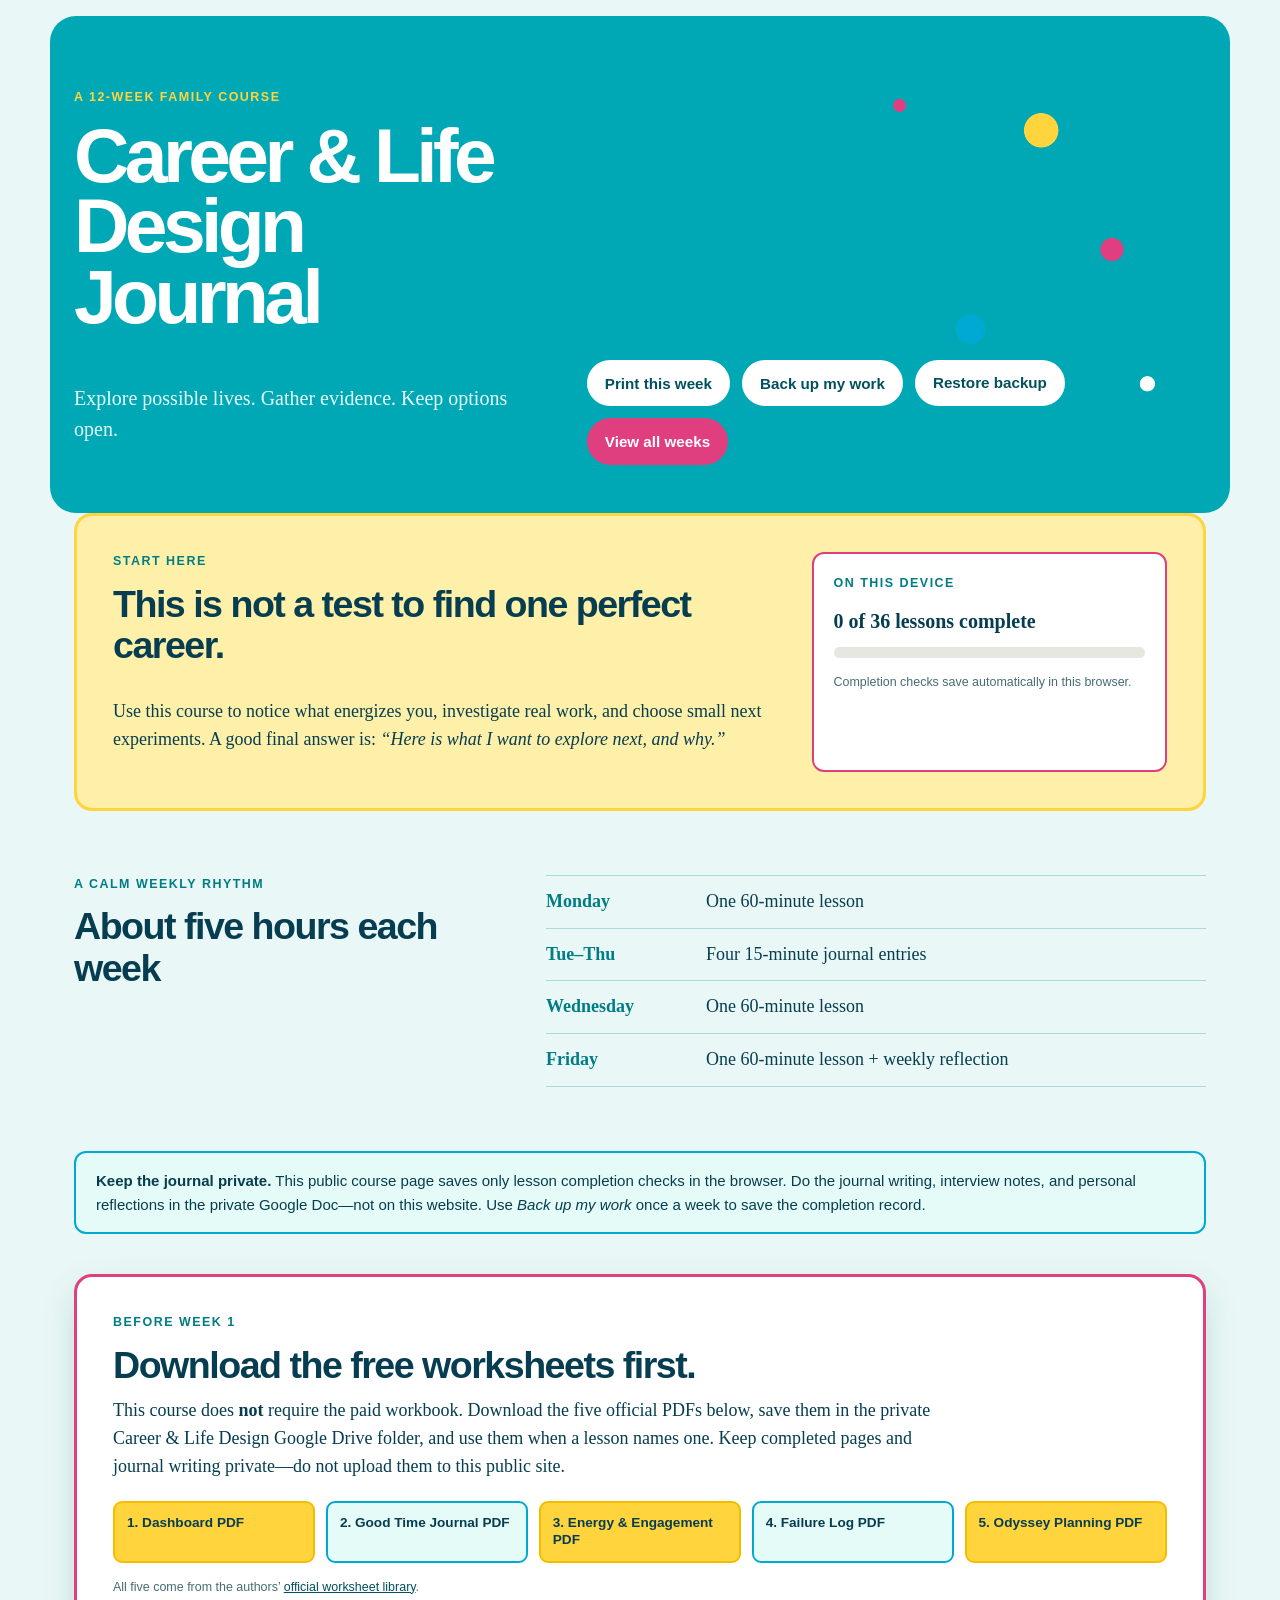
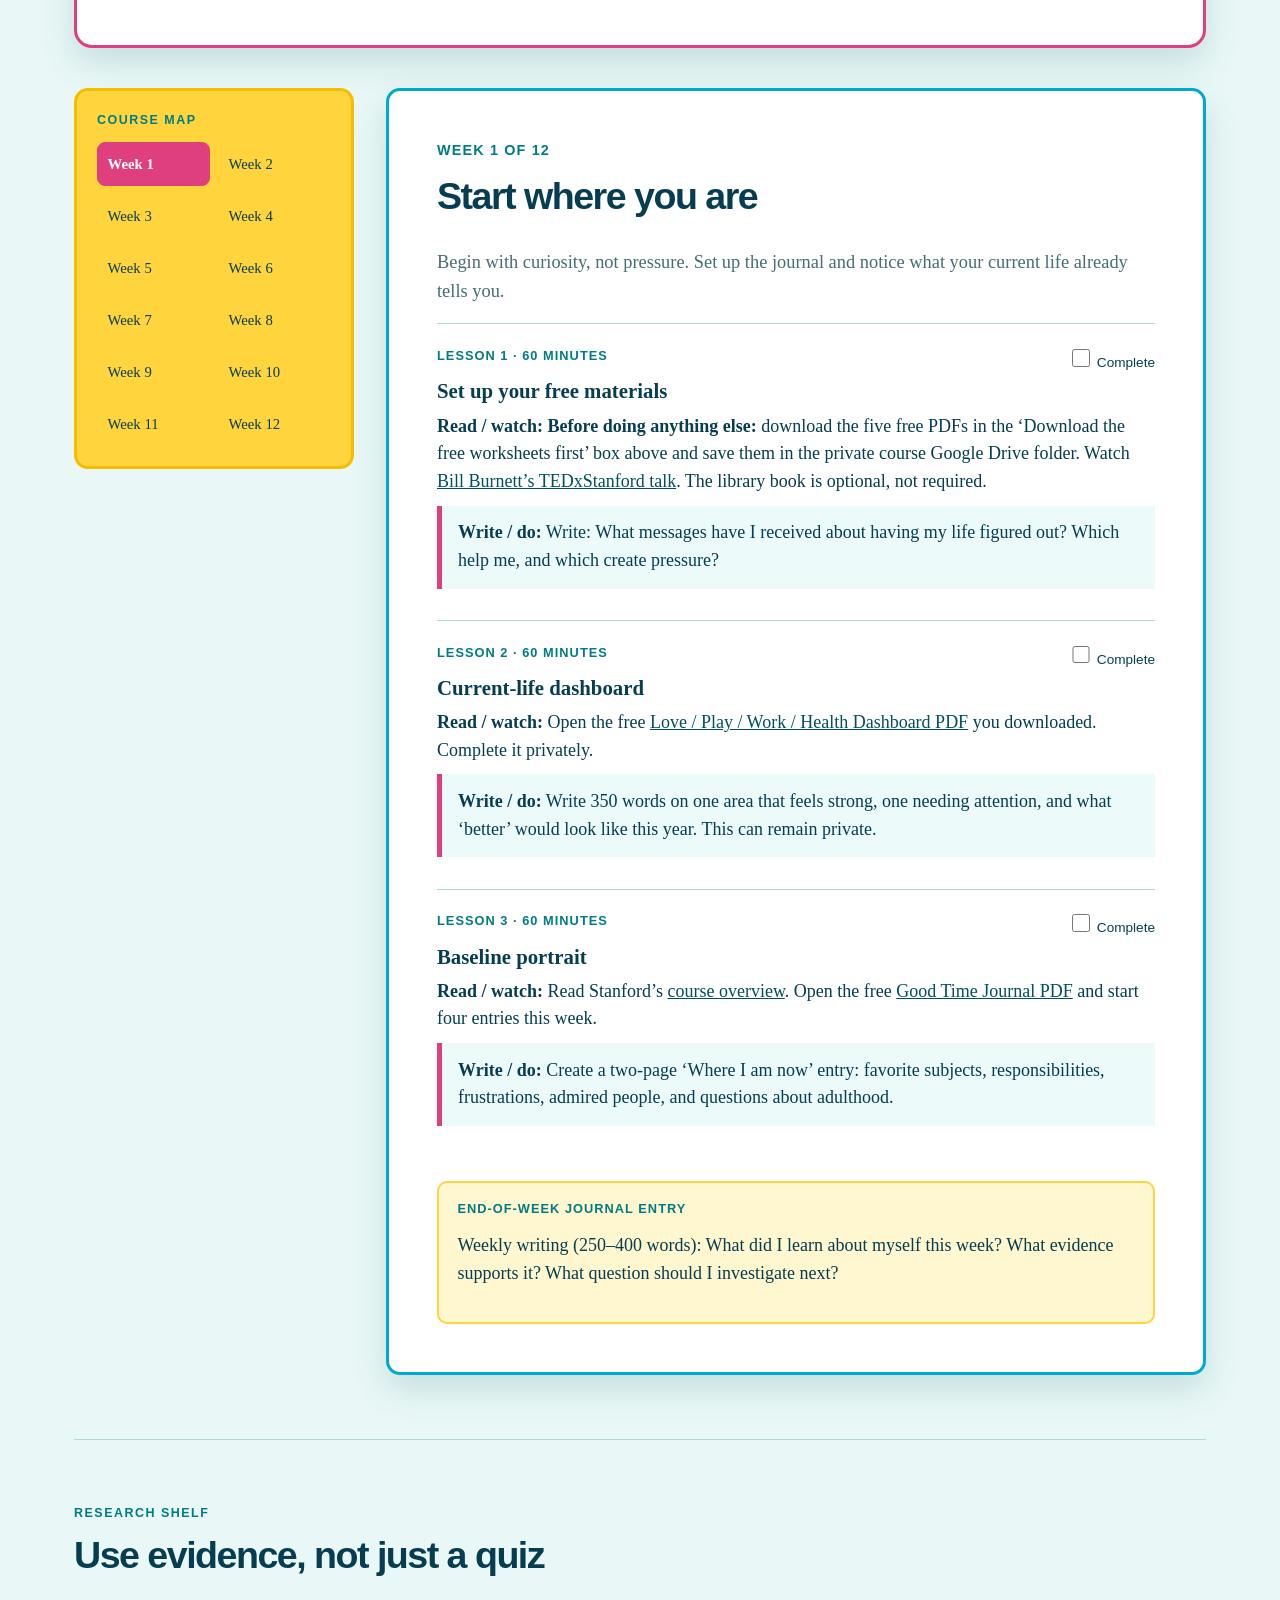
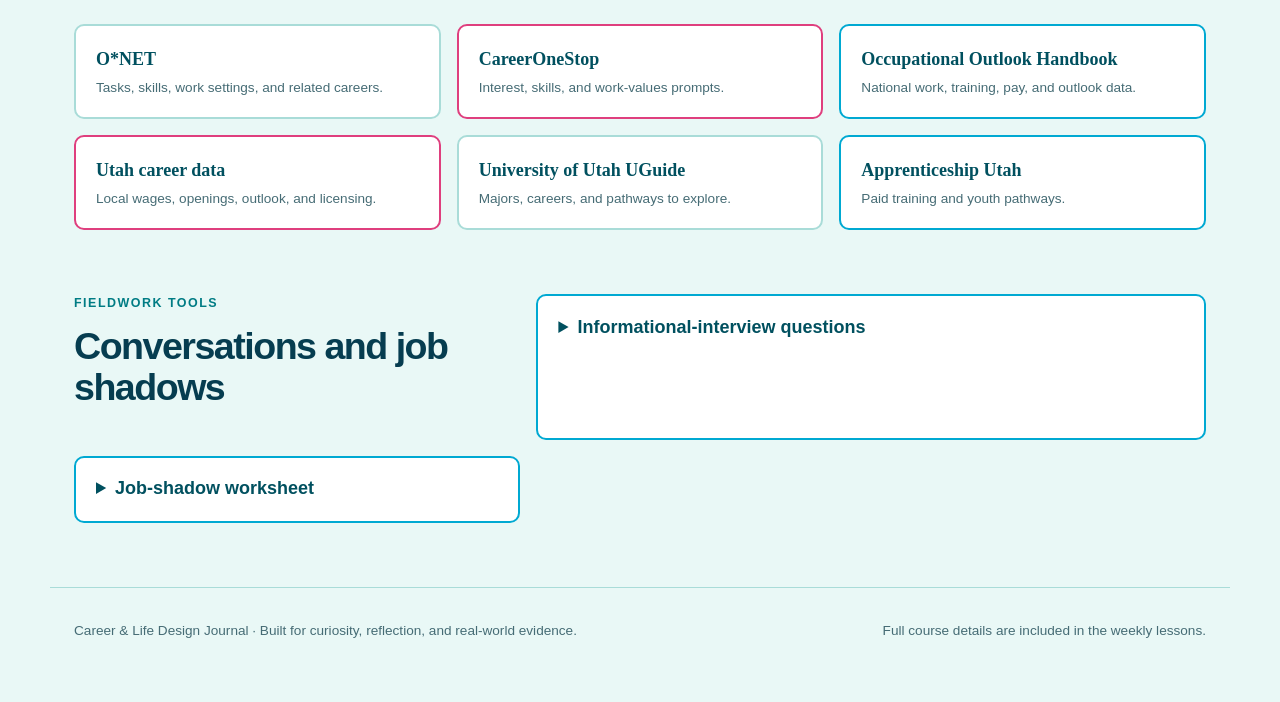
<file: index.html>
<!doctype html>
<html lang="en">
  <head>
    <meta charset="utf-8" />
    <meta name="viewport" content="width=device-width, initial-scale=1" />
    <meta name="description" content="A twelve-week Career and Life Design course hub." />
    <title>Career &amp; Life Design Journal</title>
    <link rel="stylesheet" href="styles.css" />
  </head>
  <body>
    <a class="skip-link" href="#week-content">Skip to this week's lessons</a>
    <header class="site-header">
      <div>
        <p class="eyebrow">A 12-week family course</p>
        <h1>Career &amp; Life<br />Design Journal</h1>
        <p class="intro">Explore possible lives. Gather evidence. Keep options open.</p>
      </div>
      <div class="header-tools" aria-label="Course tools">
        <button id="print-page" class="button button-quiet" type="button">Print this week</button>
        <button id="download-backup" class="button button-quiet" type="button">Back up my work</button>
        <label class="button button-quiet restore-button">Restore backup<input id="restore-backup" type="file" accept="application/json,.json" /></label>
        <a class="button button-primary" href="#course-map">View all weeks</a>
      </div>
    </header>

    <main>
      <section class="start-panel" aria-labelledby="start-title">
        <div>
          <p class="eyebrow">Start here</p>
          <h2 id="start-title">This is not a test to find one perfect career.</h2>
          <p>Use this course to notice what energizes you, investigate real work, and choose small next experiments. A good final answer is: <em>“Here is what I want to explore next, and why.”</em></p>
        </div>
        <aside class="progress-card" aria-label="Local course progress">
          <p class="eyebrow">On this device</p>
          <p class="progress-number"><span id="progress-count">0</span> of 36 lessons complete</p>
          <div class="progress-track" aria-hidden="true"><span id="progress-bar"></span></div>
          <p id="save-status" class="fine-print" aria-live="polite">Completion checks save automatically in this browser.</p>
        </aside>
      </section>

      <section class="weekly-rhythm" aria-labelledby="rhythm-title">
        <div>
          <p class="eyebrow">A calm weekly rhythm</p>
          <h2 id="rhythm-title">About five hours each week</h2>
        </div>
        <ol>
          <li><strong>Monday</strong><span>One 60-minute lesson</span></li>
          <li><strong>Tue–Thu</strong><span>Four 15-minute journal entries</span></li>
          <li><strong>Wednesday</strong><span>One 60-minute lesson</span></li>
          <li><strong>Friday</strong><span>One 60-minute lesson + weekly reflection</span></li>
        </ol>
      </section>

      <section class="saving-note" aria-label="Privacy and saved progress">
        <strong>Keep the journal private.</strong> This public course page saves only lesson completion checks in the browser. Do the journal writing, interview notes, and personal reflections in the private Google Doc—not on this website. Use <em>Back up my work</em> once a week to save the completion record.
      </section>

      <section class="worksheet-download" aria-labelledby="worksheets-title">
        <p class="eyebrow">Before Week 1</p>
        <h2 id="worksheets-title">Download the free worksheets first.</h2>
        <p>This course does <strong>not</strong> require the paid workbook. Download the five official PDFs below, save them in the private Career &amp; Life Design Google Drive folder, and use them when a lesson names one. Keep completed pages and journal writing private—do not upload them to this public site.</p>
        <div class="worksheet-links">
          <a href="https://designingyour.life/wp-content/uploads/2023/11/DYL-Love-Play-Work-Health-Dashboard-Worksheet-v21.pdf" target="_blank" rel="noreferrer">1. Dashboard PDF</a>
          <a href="https://designingyour.life/wp-content/uploads/2023/11/DYL-Good-Time-Journal-Activity-Log-v21.pdf" target="_blank" rel="noreferrer">2. Good Time Journal PDF</a>
          <a href="https://designingyour.life/wp-content/uploads/2023/11/DYL-Energy-Engagement-Worksheet-v21.pdf" target="_blank" rel="noreferrer">3. Energy &amp; Engagement PDF</a>
          <a href="https://designingyour.life/wp-content/uploads/2023/11/DYL-Failure-Log-Worksheet-v21.pdf" target="_blank" rel="noreferrer">4. Failure Log PDF</a>
          <a href="https://designingyour.life/wp-content/uploads/2023/11/DYL-Odyssey-Planning-Worksheet-v21.pdf" target="_blank" rel="noreferrer">5. Odyssey Planning PDF</a>
        </div>
        <p class="fine-print">All five come from the authors’ <a href="https://designingyour.life/worksheets-and-discussion-questions/" target="_blank" rel="noreferrer">official worksheet library</a>.</p>
      </section>

      <section class="course-layout" aria-label="Course lessons">
        <nav id="course-map" class="week-nav" aria-label="Course weeks">
          <p class="eyebrow">Course map</p>
          <div id="week-buttons" class="week-buttons"></div>
        </nav>
        <article id="week-content" class="week-content" tabindex="-1" aria-live="polite"></article>
      </section>

      <section class="resource-grid" aria-labelledby="resources-title">
        <div class="resource-heading">
          <p class="eyebrow">Research shelf</p>
          <h2 id="resources-title">Use evidence, not just a quiz</h2>
        </div>
        <a href="https://www.onetonline.org/" target="_blank" rel="noreferrer"><strong>O*NET</strong><span>Tasks, skills, work settings, and related careers.</span></a>
        <a href="https://www.careeronestop.org/ExploreCareers/Assessments/self-assessments.aspx" target="_blank" rel="noreferrer"><strong>CareerOneStop</strong><span>Interest, skills, and work-values prompts.</span></a>
        <a href="https://www.bls.gov/ooh/" target="_blank" rel="noreferrer"><strong>Occupational Outlook Handbook</strong><span>National work, training, pay, and outlook data.</span></a>
        <a href="https://jobs.utah.gov/wi/data/career/index.html" target="_blank" rel="noreferrer"><strong>Utah career data</strong><span>Local wages, openings, outlook, and licensing.</span></a>
        <a href="https://uguide.utah.edu/" target="_blank" rel="noreferrer"><strong>University of Utah UGuide</strong><span>Majors, careers, and pathways to explore.</span></a>
        <a href="https://apprenticeship.utah.gov/future-apprentices/" target="_blank" rel="noreferrer"><strong>Apprenticeship Utah</strong><span>Paid training and youth pathways.</span></a>
      </section>

      <section class="template-grid" aria-labelledby="templates-title">
        <div>
          <p class="eyebrow">Fieldwork tools</p>
          <h2 id="templates-title">Conversations and job shadows</h2>
        </div>
        <details>
          <summary>Informational-interview questions</summary>
          <ol>
            <li>What does a typical day or week actually look like?</li>
            <li>What parts of the work are most satisfying? Most difficult?</li>
            <li>Which skills matter most that outsiders may not see?</li>
            <li>What are the setting and schedule really like?</li>
            <li>How did you enter this work, and what other routes are possible?</li>
            <li>What training, licenses, or experience matter in Utah?</li>
            <li>What would you want a high-school student to understand first?</li>
            <li>What should I explore next for another perspective?</li>
          </ol>
          <p><a href="https://career.berkeley.edu/start-exploring/informational-interviews/" target="_blank" rel="noreferrer">Read the preparation guide from UC Berkeley.</a></p>
        </details>
        <details>
          <summary>Job-shadow worksheet</summary>
          <div class="worksheet">
            <p><strong>Before:</strong> What do I want to learn? What two assumptions am I testing? What privacy, safety, dress, and phone rules apply?</p>
            <p><strong>During:</strong> Notice typical tasks and tools; people and collaboration; pace, setting, and movement; skills in action; surprises; and questions. Do not record private client, patient, student, or customer information.</p>
            <p><strong>After (500–700 words):</strong> What did I observe? Which assumptions were confirmed, challenged, or unanswered? What could I enjoy, tolerate, or avoid in this work? What is my next experiment?</p>
            <p><strong>Finish:</strong> Send a thank-you note within two days.</p>
          </div>
        </details>
      </section>
    </main>

    <footer>
      <p>Career &amp; Life Design Journal · Built for curiosity, reflection, and real-world evidence.</p>
      <p>Full course details are included in the weekly lessons.</p>
    </footer>
    <script src="script.js?v=free-worksheets-20260918"></script>
  </body>
</html>
</file>
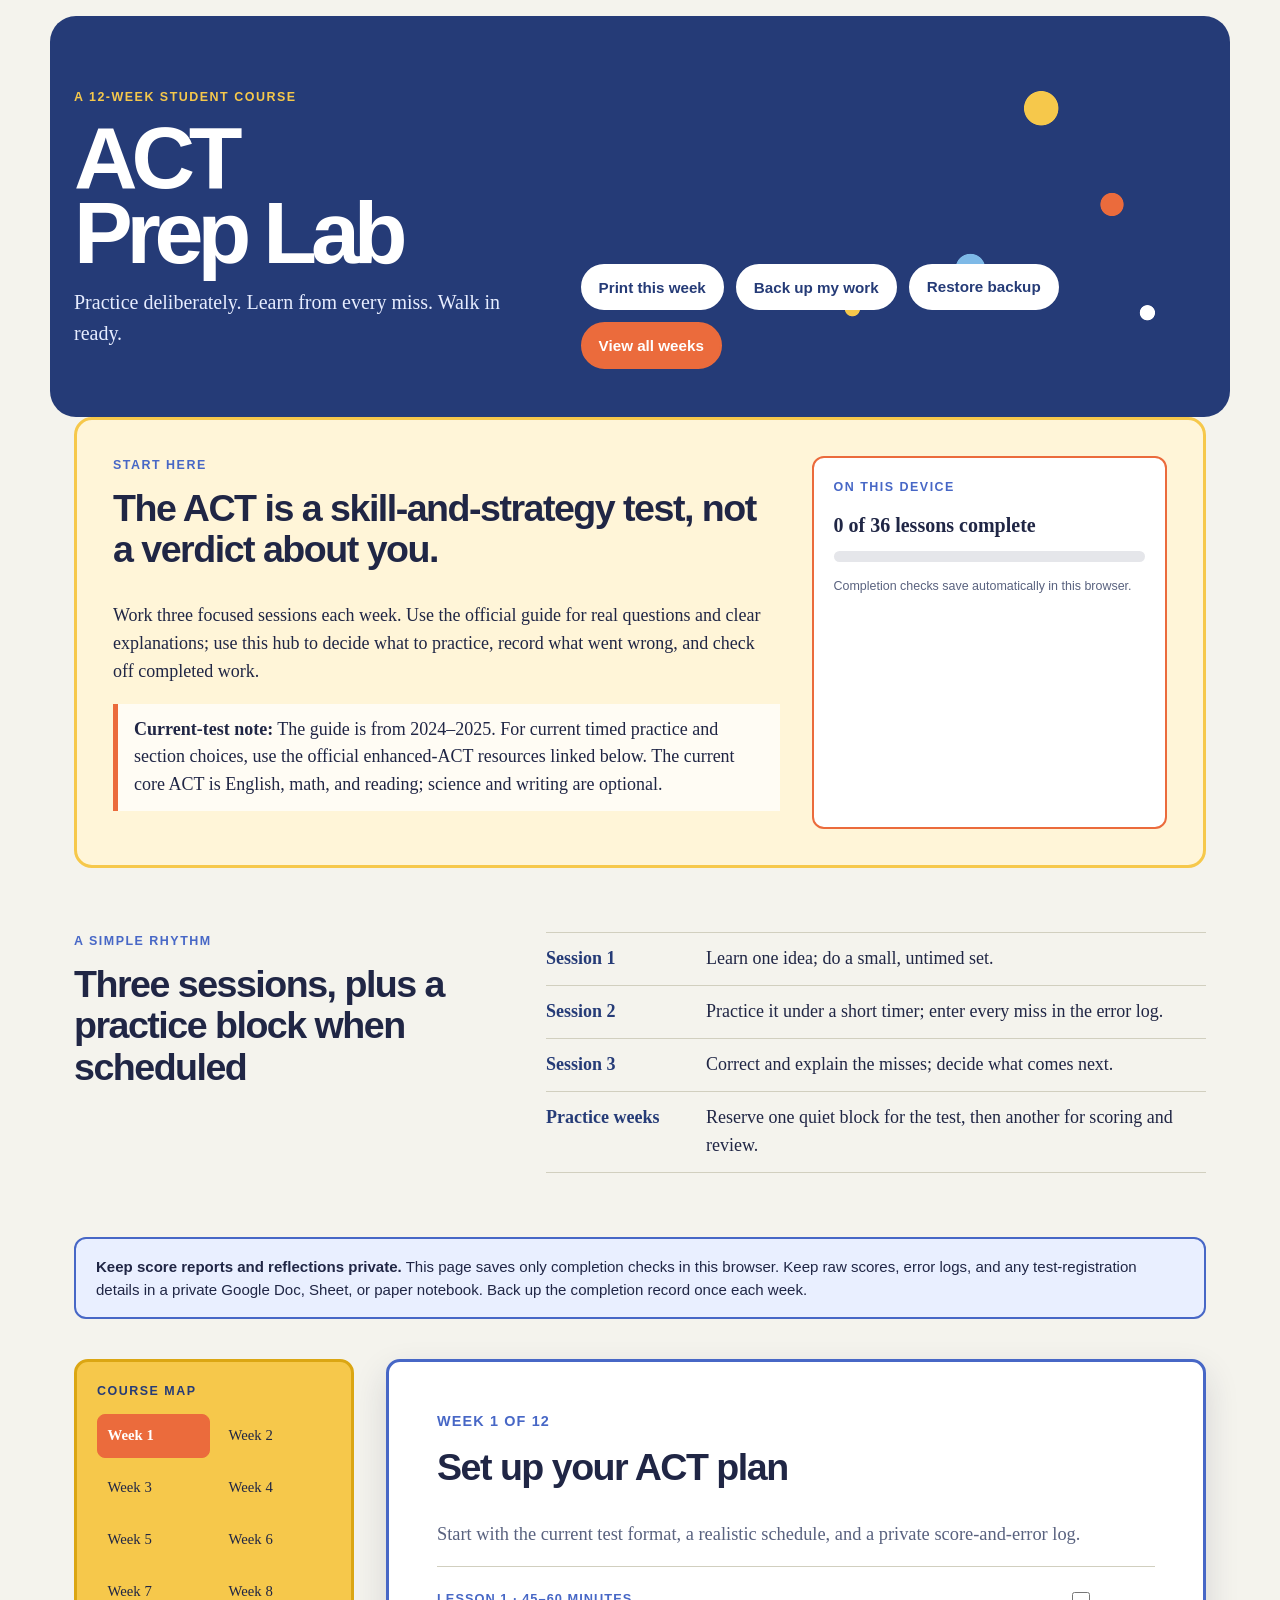
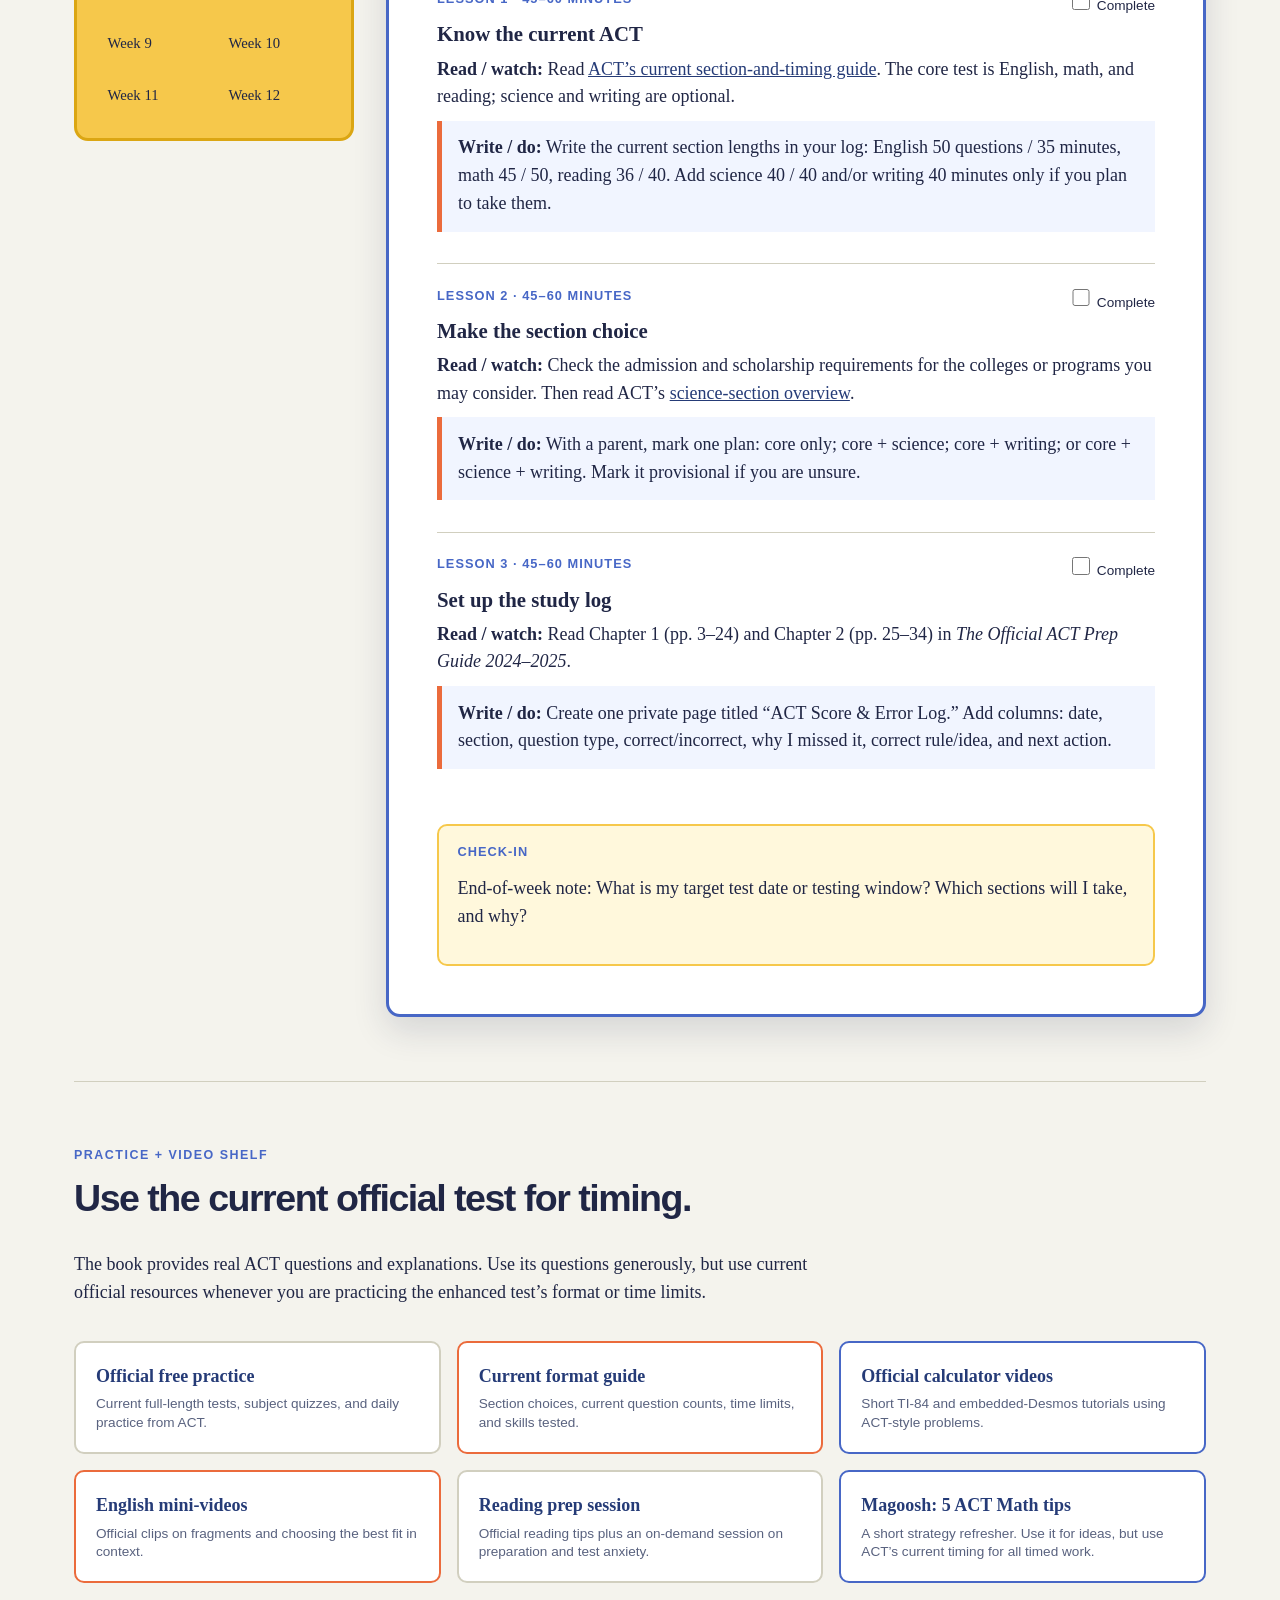
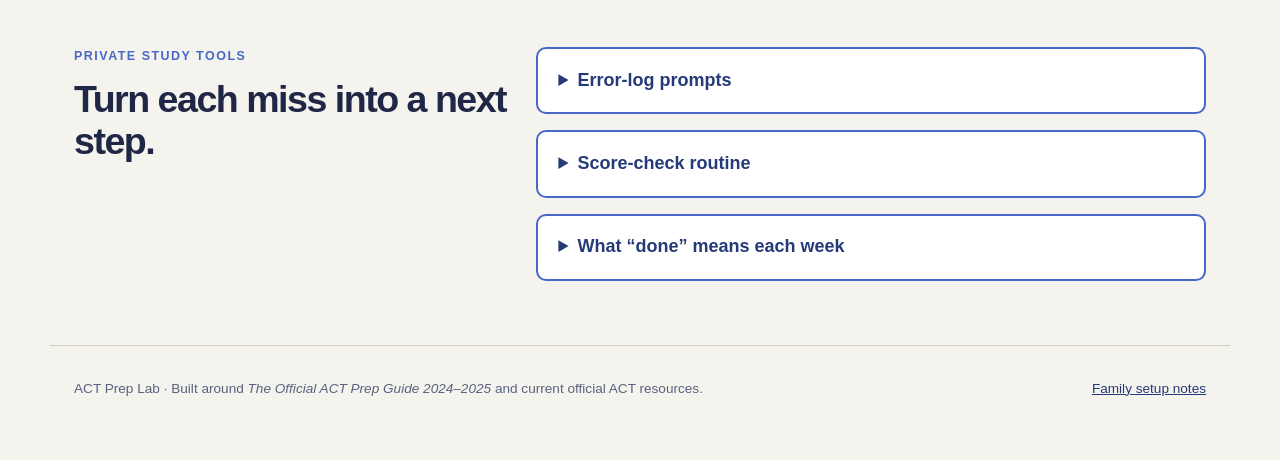
<file: act-prep/index.html>
<!doctype html>
<html lang="en">
  <head>
    <meta charset="utf-8" />
    <meta name="viewport" content="width=device-width, initial-scale=1" />
    <meta name="description" content="A twelve-week ACT preparation course based on The Official ACT Prep Guide 2024–2025." />
    <title>ACT Prep Lab</title>
    <link rel="stylesheet" href="styles.css" />
  </head>
  <body>
    <a class="skip-link" href="#week-content">Skip to this week’s lessons</a>
    <header class="site-header">
      <div>
        <p class="eyebrow">A 12-week student course</p>
        <h1>ACT<br />Prep Lab</h1>
        <p class="intro">Practice deliberately. Learn from every miss. Walk in ready.</p>
      </div>
      <div class="header-tools" aria-label="Course tools">
        <button id="print-page" class="button button-quiet" type="button">Print this week</button>
        <button id="download-backup" class="button button-quiet" type="button">Back up my work</button>
        <label class="button button-quiet restore-button">Restore backup<input id="restore-backup" type="file" accept="application/json,.json" /></label>
        <a class="button button-primary" href="#course-map">View all weeks</a>
      </div>
    </header>

    <main>
      <section class="start-panel" aria-labelledby="start-title">
        <div>
          <p class="eyebrow">Start here</p>
          <h2 id="start-title">The ACT is a skill-and-strategy test, not a verdict about you.</h2>
          <p>Work three focused sessions each week. Use the official guide for real questions and clear explanations; use this hub to decide what to practice, record what went wrong, and check off completed work.</p>
          <p class="important-note"><strong>Current-test note:</strong> The guide is from 2024–2025. For current timed practice and section choices, use the official enhanced-ACT resources linked below. The current core ACT is English, math, and reading; science and writing are optional.</p>
        </div>
        <aside class="progress-card" aria-label="Local course progress">
          <p class="eyebrow">On this device</p>
          <p class="progress-number"><span id="progress-count">0</span> of 36 lessons complete</p>
          <div class="progress-track" aria-hidden="true"><span id="progress-bar"></span></div>
          <p id="save-status" class="fine-print" aria-live="polite">Completion checks save automatically in this browser.</p>
        </aside>
      </section>

      <section class="weekly-rhythm" aria-labelledby="rhythm-title">
        <div>
          <p class="eyebrow">A simple rhythm</p>
          <h2 id="rhythm-title">Three sessions, plus a practice block when scheduled</h2>
        </div>
        <ol>
          <li><strong>Session 1</strong><span>Learn one idea; do a small, untimed set.</span></li>
          <li><strong>Session 2</strong><span>Practice it under a short timer; enter every miss in the error log.</span></li>
          <li><strong>Session 3</strong><span>Correct and explain the misses; decide what comes next.</span></li>
          <li><strong>Practice weeks</strong><span>Reserve one quiet block for the test, then another for scoring and review.</span></li>
        </ol>
      </section>

      <section class="saving-note" aria-label="Privacy and saved progress">
        <strong>Keep score reports and reflections private.</strong> This page saves only completion checks in this browser. Keep raw scores, error logs, and any test-registration details in a private Google Doc, Sheet, or paper notebook. Back up the completion record once each week.
      </section>

      <section class="course-layout" aria-label="ACT course lessons">
        <nav id="course-map" class="week-nav" aria-label="Course weeks">
          <p class="eyebrow">Course map</p>
          <div id="week-buttons" class="week-buttons"></div>
        </nav>
        <article id="week-content" class="week-content" tabindex="-1" aria-live="polite"></article>
      </section>

      <section class="resource-grid" aria-labelledby="resources-title">
        <div class="resource-heading">
          <p class="eyebrow">Practice + video shelf</p>
          <h2 id="resources-title">Use the current official test for timing.</h2>
          <p>The book provides real ACT questions and explanations. Use its questions generously, but use current official resources whenever you are practicing the enhanced test’s format or time limits.</p>
        </div>
        <a href="https://www.act.org/content/act/en/products-and-services/the-act/test-preparation/free-act-test-prep.html" target="_blank" rel="noreferrer"><strong>Official free practice</strong><span>Current full-length tests, subject quizzes, and daily practice from ACT.</span></a>
        <a href="https://www.act.org/content/act/en/products-and-services/the-act/test-preparation/act-exam-sections-and-structure.html" target="_blank" rel="noreferrer"><strong>Current format guide</strong><span>Section choices, current question counts, time limits, and skills tested.</span></a>
        <a href="https://www.act.org/content/act/en/products-and-services/the-act/test-preparation/free-act-test-prep/math-calculator-how-to-videos.html" target="_blank" rel="noreferrer"><strong>Official calculator videos</strong><span>Short TI-84 and embedded-Desmos tutorials using ACT-style problems.</span></a>
        <a href="https://www.act.org/content/act/en/students-and-parents/high-school-success/testing-advice-for-the-act/act-english-test-tips.html" target="_blank" rel="noreferrer"><strong>English mini-videos</strong><span>Official clips on fragments and choosing the best fit in context.</span></a>
        <a href="https://www.act.org/content/act/en/students-and-parents/high-school-success/testing-advice-for-the-act/act-reading-test-tips.html" target="_blank" rel="noreferrer"><strong>Reading prep session</strong><span>Official reading tips plus an on-demand session on preparation and test anxiety.</span></a>
        <a href="https://www.youtube.com/watch?v=Afdfq7K3ZpM" target="_blank" rel="noreferrer"><strong>Magoosh: 5 ACT Math tips</strong><span>A short strategy refresher. Use it for ideas, but use ACT’s current timing for all timed work.</span></a>
      </section>

      <section class="template-grid" aria-labelledby="templates-title">
        <div>
          <p class="eyebrow">Private study tools</p>
          <h2 id="templates-title">Turn each miss into a next step.</h2>
        </div>
        <div class="details-stack">
          <details>
            <summary>Error-log prompts</summary>
            <ol>
              <li>What skill or question type was this?</li>
              <li>What did I do or think that led to the wrong answer?</li>
              <li>What rule, evidence, or procedure makes the correct answer work?</li>
              <li>Was the cause content, reading the question, timing, calculator use, or carelessness?</li>
              <li>What one small practice set will I do next?</li>
            </ol>
          </details>
          <details>
            <summary>Score-check routine</summary>
            <p>After every timed set, record: questions attempted, correct, unanswered, minutes used, the two most common error causes, and one specific next action. Do not spend the whole review session merely reading answer explanations—redo missed problems before looking.</p>
          </details>
          <details>
            <summary>What “done” means each week</summary>
            <p>Checking a lesson means the reading or video was completed, the practice was attempted honestly, and the score/error-log note was written. A low score is still useful data, not a reason to skip the review.</p>
          </details>
        </div>
      </section>
    </main>

    <footer>
      <p>ACT Prep Lab · Built around <em>The Official ACT Prep Guide 2024–2025</em> and current official ACT resources.</p>
      <p><a href="README.md">Family setup notes</a></p>
    </footer>
    <script src="script.js"></script>
  </body>
</html>
</file>
<file: styles.css>
:root {
  --ink: #063d50;
  --muted: #466c75;
  --paper: #e9f8f6;
  --panel: #ffffff;
  --line: #a9dcd8;
  --moss: #007c84;
  --moss-dark: #00505f;
  --turquoise: #00a8b5;
  --cyan: #00a9d2;
  --pink: #df3f7e;
  --sun: #ffd43d;
  --warm: #fff0a9;
  --focus: #c72f6c;
  --shadow: 0 14px 34px rgba(0, 89, 103, .16);
}

* { box-sizing: border-box; }
html { scroll-behavior: smooth; }
body {
  margin: 0;
  background: var(--paper);
  color: var(--ink);
  font-family: Georgia, "Times New Roman", serif;
  font-size: 18px;
  line-height: 1.55;
}
a { color: var(--moss-dark); }
a:hover { color: #8a3f1c; }
a:focus-visible, button:focus-visible, summary:focus-visible, input:focus-visible {
  outline: 3px solid var(--focus);
  outline-offset: 3px;
}
.skip-link { position: absolute; left: -999px; top: auto; }
.skip-link:focus { left: 1rem; top: 1rem; z-index: 10; background: white; padding: .5rem 1rem; }
.site-header, main, footer { max-width: 1180px; margin: 0 auto; padding-left: 1.5rem; padding-right: 1.5rem; }
.site-header {
  display: flex;
  justify-content: space-between;
  gap: 2rem;
  align-items: end;
  margin-top: 1rem;
  padding-top: 4.5rem;
  padding-bottom: 3rem;
  color: white;
  overflow: hidden;
  position: relative;
  border-radius: 26px;
  background-color: var(--turquoise);
  background-image:
    radial-gradient(circle at 84% 23%, var(--sun) 0 1.05rem, transparent 1.1rem),
    radial-gradient(circle at 90% 47%, var(--pink) 0 .7rem, transparent .75rem),
    radial-gradient(circle at 78% 63%, var(--cyan) 0 .9rem, transparent .95rem),
    radial-gradient(circle at 93% 74%, #ffffff 0 .45rem, transparent .5rem),
    radial-gradient(circle at 72% 18%, var(--pink) 0 .38rem, transparent .43rem),
    radial-gradient(circle at 68% 73%, var(--sun) 0 .45rem, transparent .5rem);
}
.site-header > * { position: relative; z-index: 1; }
h1, h2, h3, p { margin-top: 0; }
h1 { font-family: Arial, Helvetica, sans-serif; font-size: clamp(2.7rem, 6vw, 5.2rem); font-weight: 900; line-height: .92; letter-spacing: -.06em; max-width: 700px; }
h2 { font-family: Arial, Helvetica, sans-serif; font-size: clamp(1.65rem, 3vw, 2.35rem); line-height: 1.1; letter-spacing: -.04em; }
h3 { font-size: 1.3rem; margin-bottom: .3rem; }
.eyebrow { color: var(--moss); font-family: Arial, sans-serif; font-size: .78rem; font-weight: 800; letter-spacing: .12em; text-transform: uppercase; }
.site-header .eyebrow { color: var(--sun); }
.intro { font-size: 1.25rem; color: #e6ffff; max-width: 520px; }
.header-tools { display: flex; flex-wrap: wrap; gap: .75rem; font-family: Arial, sans-serif; }
.button { border: 2px solid white; border-radius: 999px; padding: .6rem 1rem; font-weight: 700; text-decoration: none; background: white; color: var(--moss-dark); cursor: pointer; font-size: .95rem; }
.button-primary { background: var(--pink); border-color: var(--pink); color: white; }
.button-primary:hover { background: #a61c55; border-color: #a61c55; color: white; }
.button-quiet:hover { background: var(--sun); border-color: var(--sun); color: var(--ink); }
.restore-button { display: inline-flex; align-items: center; }
.restore-button input { position: absolute; width: 1px; height: 1px; overflow: hidden; clip: rect(0 0 0 0); clip-path: inset(50%); white-space: nowrap; }
.start-panel { background: var(--warm); border: 3px solid var(--sun); border-radius: 18px; display: grid; grid-template-columns: minmax(0, 1.5fr) minmax(280px, .8fr); gap: 2rem; padding: 2.25rem; }
.start-panel p { max-width: 700px; }
.progress-card { align-self: stretch; background: var(--panel); padding: 1.25rem; border-radius: 12px; border: 2px solid var(--pink); }
.progress-number { font-size: 1.25rem; font-weight: 700; margin-bottom: .65rem; }
.progress-track { height: .65rem; overflow: hidden; background: #e4e8e1; border-radius: 99px; }
.progress-track span { display: block; height: 100%; width: 0%; background: linear-gradient(90deg, var(--sun), var(--pink)); transition: width .2s ease; }
.fine-print { color: var(--muted); font-family: Arial, sans-serif; font-size: .78rem; line-height: 1.4; margin-top: 1rem; }
.weekly-rhythm { padding: 4rem 0; display: grid; grid-template-columns: .8fr 1.2fr; gap: 2rem; align-items: start; }
.weekly-rhythm ol { list-style: none; padding: 0; margin: 0; border-top: 1px solid var(--line); }
.weekly-rhythm li { display: grid; grid-template-columns: 9rem 1fr; gap: 1rem; padding: .75rem 0; border-bottom: 1px solid var(--line); }
.weekly-rhythm strong { color: var(--moss); }
.saving-note { background: #e4fbf8; border: 2px solid var(--cyan); border-radius: 12px; margin: 0 0 2.5rem; padding: 1rem 1.25rem; font-family: Arial, sans-serif; font-size: .94rem; }
.worksheet-download { background: var(--panel); border: 3px solid var(--pink); border-radius: 18px; box-shadow: var(--shadow); margin: 0 0 2.5rem; padding: clamp(1.4rem, 3vw, 2.25rem); }
.worksheet-download h2 { margin-bottom: .7rem; }
.worksheet-download > p:not(.fine-print) { max-width: 820px; }
.worksheet-links { display: grid; grid-template-columns: repeat(5, 1fr); gap: .65rem; margin: 1.25rem 0 .75rem; }
.worksheet-links a { background: var(--sun); border: 2px solid #f5bd00; border-radius: 9px; color: var(--ink); font-family: Arial, sans-serif; font-size: .85rem; font-weight: 800; line-height: 1.25; padding: .75rem; text-decoration: none; }
.worksheet-links a:nth-child(2n) { background: #e4fbf8; border-color: var(--cyan); }
.worksheet-links a:hover { background: var(--pink); border-color: var(--pink); color: white; }
.course-layout { display: grid; grid-template-columns: 280px minmax(0, 1fr); gap: 2rem; align-items: start; padding-bottom: 4rem; }
.week-nav { position: sticky; top: 1rem; background: var(--sun); border: 3px solid #f5bd00; border-radius: 14px; padding: 1.25rem; }
.week-nav .eyebrow { margin-bottom: .75rem; }
.week-buttons { display: grid; grid-template-columns: repeat(2, 1fr); gap: .5rem; }
.week-button { text-align: left; border: 1px solid transparent; background: transparent; color: var(--ink); padding: .6rem; border-radius: 8px; font: inherit; font-size: .92rem; cursor: pointer; }
.week-button:hover { background: #fff9d6; }
.week-button[aria-current="true"] { background: var(--pink); border-color: var(--pink); color: white; font-weight: 700; }
.week-content { background: var(--panel); border: 3px solid var(--cyan); border-radius: 14px; box-shadow: var(--shadow); padding: clamp(1.5rem, 4vw, 3rem); min-height: 680px; }
.week-kicker { color: var(--moss); font-family: Arial, sans-serif; font-size: .9rem; font-weight: 700; letter-spacing: .08em; text-transform: uppercase; }
.week-summary { color: var(--muted); font-size: 1.15rem; max-width: 720px; }
.lesson { border-top: 1px solid var(--line); padding: 1.35rem 0; }
.lesson:last-of-type { border-bottom: 1px solid var(--line); }
.lesson-top { display: flex; gap: 1rem; justify-content: space-between; align-items: flex-start; }
.lesson-label { color: var(--moss); font-family: Arial, sans-serif; font-size: .8rem; font-weight: 700; letter-spacing: .08em; text-transform: uppercase; }
.complete-box { white-space: nowrap; font-family: Arial, sans-serif; font-size: .85rem; }
.complete-box input { width: 1.1rem; height: 1.1rem; vertical-align: text-bottom; accent-color: var(--moss); }
.lesson p { margin-bottom: .6rem; }
.lesson-action { background: #ecfbfa; padding: .85rem 1rem; border-left: 5px solid var(--pink); }
.weekly-write { margin-top: 1.5rem; padding: 1rem 1.15rem; background: #fff7cf; border: 2px solid var(--sun); border-radius: 10px; }
.resource-grid { display: grid; grid-template-columns: repeat(3, 1fr); gap: 1rem; padding: 4rem 0; border-top: 1px solid var(--line); }
.resource-heading { grid-column: 1 / -1; }
.resource-grid > a { border: 2px solid var(--line); border-radius: 10px; padding: 1.25rem; background: var(--panel); text-decoration: none; display: grid; gap: .3rem; }
.resource-grid > a:nth-of-type(2n) { border-color: var(--pink); }
.resource-grid > a:nth-of-type(3n) { border-color: var(--cyan); }
.resource-grid > a:hover { transform: translateY(-2px); box-shadow: var(--shadow); }
.resource-grid span { color: var(--muted); font-family: Arial, sans-serif; font-size: .85rem; line-height: 1.35; }
.template-grid { display: grid; grid-template-columns: .8fr 1.2fr; gap: 1rem; padding: 0 0 4rem; }
details { background: var(--panel); border: 2px solid var(--cyan); border-radius: 10px; padding: 1.1rem 1.25rem; }
summary { cursor: pointer; color: var(--moss-dark); font-family: Arial, sans-serif; font-weight: 800; }
details ol { padding-left: 1.4rem; }
.worksheet { margin-top: 1rem; }
footer { border-top: 1px solid var(--line); color: var(--muted); font-family: Arial, sans-serif; font-size: .85rem; padding-top: 2rem; padding-bottom: 3rem; display: flex; justify-content: space-between; gap: 1rem; }

@media (max-width: 800px) {
  body { font-size: 17px; }
  .site-header, .start-panel, .weekly-rhythm, .course-layout, .template-grid { grid-template-columns: 1fr; }
  .site-header { align-items: start; padding-top: 2.5rem; }
  .course-layout { gap: 1rem; }
  .week-nav { position: static; }
  .week-buttons { grid-template-columns: repeat(3, 1fr); }
  .resource-grid { grid-template-columns: 1fr; }
  .worksheet-links { grid-template-columns: 1fr; }
  footer { display: block; }
}

@media print {
  body { background: white; font-size: 12pt; }
  .site-header { padding: 0 0 1rem; }
  .header-tools, .start-panel, .weekly-rhythm, .saving-note, .worksheet-download, .week-nav, .resource-grid, .template-grid, footer { display: none; }
  .week-content { border: 0; box-shadow: none; padding: 0; min-height: auto; }
  .complete-box { display: none; }
}
</file>
<file: act-prep/styles.css>
:root {
  --ink: #202645;
  --muted: #59627f;
  --paper: #f4f3ed;
  --panel: #ffffff;
  --line: #d1cfbf;
  --navy: #253b77;
  --blue: #4767c6;
  --blue-pale: #e9efff;
  --orange: #eb6b3c;
  --orange-dark: #bd4823;
  --gold: #f6c84b;
  --focus: #a51f52;
  --shadow: 0 14px 34px rgba(31, 37, 69, .14);
}

* { box-sizing: border-box; }
html { scroll-behavior: smooth; }
body { margin: 0; background: var(--paper); color: var(--ink); font-family: Georgia, "Times New Roman", serif; font-size: 18px; line-height: 1.55; }
a { color: var(--navy); }
a:hover { color: var(--orange-dark); }
a:focus-visible, button:focus-visible, input:focus-visible { outline: 3px solid var(--focus); outline-offset: 3px; }
.skip-link { position: absolute; left: -999px; top: auto; }
.skip-link:focus { left: 1rem; top: 1rem; z-index: 10; background: white; padding: .5rem 1rem; }
.site-header, main { max-width: 1180px; margin: 0 auto; padding-left: 1.5rem; padding-right: 1.5rem; }
.site-header { display: flex; justify-content: space-between; gap: 2rem; align-items: end; margin-top: 1rem; padding-top: 4.5rem; padding-bottom: 3rem; color: white; overflow: hidden; position: relative; border-radius: 26px; background-color: var(--navy); background-image: radial-gradient(circle at 84% 23%, var(--gold) 0 1.05rem, transparent 1.1rem), radial-gradient(circle at 90% 47%, var(--orange) 0 .7rem, transparent .75rem), radial-gradient(circle at 78% 63%, #7eb9e7 0 .9rem, transparent .95rem), radial-gradient(circle at 93% 74%, #ffffff 0 .45rem, transparent .5rem), radial-gradient(circle at 68% 73%, var(--gold) 0 .45rem, transparent .5rem); }
.site-header > * { position: relative; z-index: 1; }
h1, h2, h3, p { margin-top: 0; }
h1 { font-family: Arial, Helvetica, sans-serif; font-size: clamp(3rem, 7vw, 5.5rem); font-weight: 900; line-height: .86; letter-spacing: -.07em; max-width: 700px; margin-bottom: 1rem; }
h2 { font-family: Arial, Helvetica, sans-serif; font-size: clamp(1.65rem, 3vw, 2.35rem); line-height: 1.1; letter-spacing: -.04em; }
h3 { font-size: 1.3rem; margin-bottom: .3rem; }
.eyebrow { color: var(--blue); font-family: Arial, sans-serif; font-size: .78rem; font-weight: 800; letter-spacing: .12em; text-transform: uppercase; }
.site-header .eyebrow { color: var(--gold); }
.intro { font-size: 1.25rem; color: #e7edff; max-width: 520px; }
.header-tools { display: flex; flex-wrap: wrap; gap: .75rem; font-family: Arial, sans-serif; }
.button { border: 2px solid white; border-radius: 999px; padding: .6rem 1rem; font-weight: 700; text-decoration: none; background: white; color: var(--navy); cursor: pointer; font-size: .95rem; }
.button-primary { background: var(--orange); border-color: var(--orange); color: white; }
.button-primary:hover { background: var(--orange-dark); border-color: var(--orange-dark); color: white; }
.button-quiet:hover { background: var(--gold); border-color: var(--gold); color: var(--ink); }
.restore-button { display: inline-flex; align-items: center; }
.restore-button input { position: absolute; width: 1px; height: 1px; overflow: hidden; clip: rect(0 0 0 0); clip-path: inset(50%); white-space: nowrap; }
.start-panel { background: #fff5d8; border: 3px solid var(--gold); border-radius: 18px; display: grid; grid-template-columns: minmax(0, 1.5fr) minmax(280px, .8fr); gap: 2rem; padding: 2.25rem; }
.start-panel p { max-width: 720px; }
.important-note { background: rgba(255,255,255,.72); border-left: 5px solid var(--orange); padding: .75rem 1rem; }
.progress-card { align-self: stretch; background: var(--panel); padding: 1.25rem; border-radius: 12px; border: 2px solid var(--orange); }
.progress-number { font-size: 1.25rem; font-weight: 700; margin-bottom: .65rem; }
.progress-track { height: .65rem; overflow: hidden; background: #e5e6ea; border-radius: 99px; }
.progress-track span { display: block; height: 100%; width: 0%; background: linear-gradient(90deg, var(--gold), var(--orange)); transition: width .2s ease; }
.fine-print { color: var(--muted); font-family: Arial, sans-serif; font-size: .78rem; line-height: 1.4; margin-top: 1rem; }
.weekly-rhythm { padding: 4rem 0; display: grid; grid-template-columns: .8fr 1.2fr; gap: 2rem; align-items: start; }
.weekly-rhythm ol { list-style: none; padding: 0; margin: 0; border-top: 1px solid var(--line); }
.weekly-rhythm li { display: grid; grid-template-columns: 9rem 1fr; gap: 1rem; padding: .75rem 0; border-bottom: 1px solid var(--line); }
.weekly-rhythm strong { color: var(--navy); }
.saving-note { background: var(--blue-pale); border: 2px solid var(--blue); border-radius: 12px; margin: 0 0 2.5rem; padding: 1rem 1.25rem; font-family: Arial, sans-serif; font-size: .94rem; }
.course-layout { display: grid; grid-template-columns: 280px minmax(0, 1fr); gap: 2rem; align-items: start; padding-bottom: 4rem; }
.week-nav { position: sticky; top: 1rem; background: var(--gold); border: 3px solid #dba613; border-radius: 14px; padding: 1.25rem; }
.week-nav .eyebrow { color: var(--navy); margin-bottom: .75rem; }
.week-buttons { display: grid; grid-template-columns: repeat(2, 1fr); gap: .5rem; }
.week-button { text-align: left; border: 1px solid transparent; background: transparent; color: var(--ink); padding: .6rem; border-radius: 8px; font: inherit; font-size: .92rem; cursor: pointer; }
.week-button:hover { background: #fff6d2; }
.week-button[aria-current="true"] { background: var(--orange); border-color: var(--orange); color: white; font-weight: 700; }
.week-content { background: var(--panel); border: 3px solid var(--blue); border-radius: 14px; box-shadow: var(--shadow); padding: clamp(1.5rem, 4vw, 3rem); min-height: 680px; }
.week-kicker { color: var(--blue); font-family: Arial, sans-serif; font-size: .9rem; font-weight: 700; letter-spacing: .08em; text-transform: uppercase; }
.week-summary { color: var(--muted); font-size: 1.15rem; max-width: 720px; }
.lesson { border-top: 1px solid var(--line); padding: 1.35rem 0; }
.lesson:last-of-type { border-bottom: 1px solid var(--line); }
.lesson-top { display: flex; gap: 1rem; justify-content: space-between; align-items: flex-start; }
.lesson-label { color: var(--blue); font-family: Arial, sans-serif; font-size: .8rem; font-weight: 700; letter-spacing: .08em; text-transform: uppercase; }
.complete-box { white-space: nowrap; font-family: Arial, sans-serif; font-size: .85rem; }
.complete-box input { width: 1.1rem; height: 1.1rem; vertical-align: text-bottom; accent-color: var(--navy); }
.lesson p { margin-bottom: .6rem; }
.lesson-action { background: #f1f5ff; padding: .85rem 1rem; border-left: 5px solid var(--orange); }
.weekly-write { margin-top: 1.5rem; padding: 1rem 1.15rem; background: #fff8dc; border: 2px solid var(--gold); border-radius: 10px; }
.resource-grid { display: grid; grid-template-columns: repeat(3, 1fr); gap: 1rem; padding: 4rem 0; border-top: 1px solid var(--line); }
.resource-heading { grid-column: 1 / -1; }
.resource-heading p:last-child { max-width: 760px; }
.resource-grid > a { border: 2px solid var(--line); border-radius: 10px; padding: 1.25rem; background: var(--panel); text-decoration: none; display: grid; gap: .3rem; }
.resource-grid > a:nth-of-type(2n) { border-color: var(--orange); }
.resource-grid > a:nth-of-type(3n) { border-color: var(--blue); }
.resource-grid > a:hover { transform: translateY(-2px); box-shadow: var(--shadow); }
.resource-grid span { color: var(--muted); font-family: Arial, sans-serif; font-size: .85rem; line-height: 1.35; }
.template-grid { display: grid; grid-template-columns: .8fr 1.2fr; gap: 1rem; padding: 0 0 4rem; }
.details-stack { display: grid; gap: 1rem; }
details { background: var(--panel); border: 2px solid var(--blue); border-radius: 10px; padding: 1.1rem 1.25rem; }
summary { cursor: pointer; color: var(--navy); font-family: Arial, sans-serif; font-weight: 800; }
details ol { padding-left: 1.4rem; }
footer { max-width: 1180px; margin: 0 auto; padding: 2rem 1.5rem 3rem; border-top: 1px solid var(--line); color: var(--muted); font-family: Arial, sans-serif; font-size: .85rem; display: flex; justify-content: space-between; gap: 1rem; }
@media (max-width: 800px) { body { font-size: 17px; } .site-header, .start-panel, .weekly-rhythm, .course-layout, .template-grid { grid-template-columns: 1fr; } .site-header { align-items: start; padding-top: 2.5rem; } .course-layout { gap: 1rem; } .week-nav { position: static; } .week-buttons { grid-template-columns: repeat(3, 1fr); } .resource-grid { grid-template-columns: 1fr; } footer { display: block; } }
@media print { body { background: white; font-size: 12pt; } .site-header { padding: 0 0 1rem; } .header-tools, .start-panel, .weekly-rhythm, .saving-note, .week-nav, .resource-grid, .template-grid, footer { display: none; } .week-content { border: 0; box-shadow: none; padding: 0; min-height: auto; } .complete-box { display: none; } }
</file>
